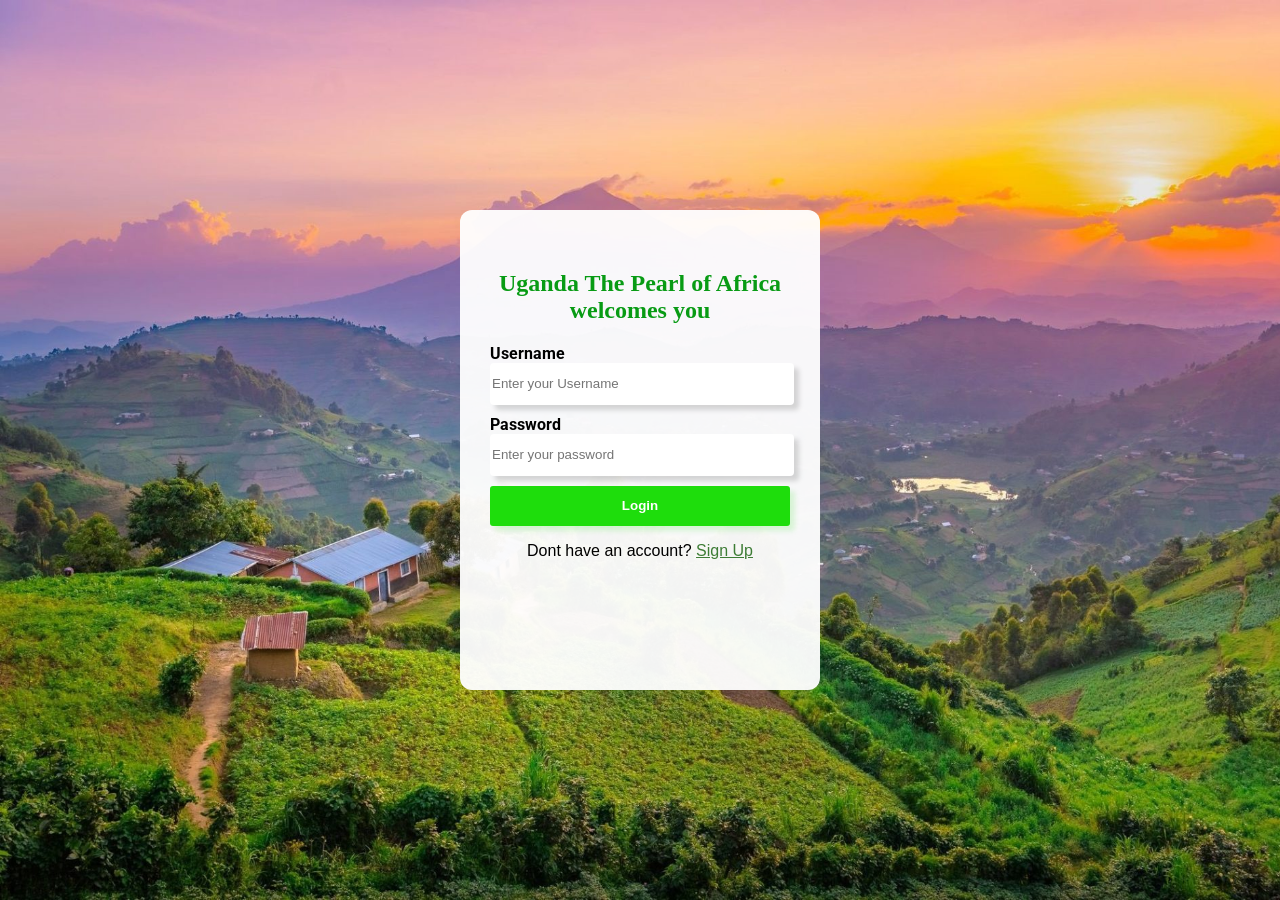
<file: longin.html>
<!DOCTYPE html>
<html lang="en">
    <head>
        <meta charset="UTF-8" >
        <meta name="viewport" content="width=device-width,initial-scale=1.0">
        <title>longin tab</title>
        <link rel="preconnect" href="https://fonts.googleapis.com">
<link rel="preconnect" href="https://fonts.gstatic.com" crossorigin>
<link href="https://fonts.googleapis.com/css2?family=Roboto:ital,wght@0,100..900;1,100..900&display=swap" rel="stylesheet">
        <style>
            body {
                background-image: url(Background2.jpg);
                background-repeat: no-repeat;
                background-size: cover;
                height: 100vh;
                align-items: center;
                display: flex;
                justify-content: center;
                margin: 0;
                padding: 0;

            }
            .login-container {
                width: 300px;
                text-align: center;
                background-color: rgba(255, 255, 255, 0.95);
                padding: 40px 30px;
                border-radius: 12px;
                height: 400px;
    
            }
            .group-input {
                margin-bottom: 10px;
                text-align: left;
        

            
            }
            .group-input input {
                width: 100%;
                border-radius: 3px;
                border-style: solid;
                height: 40px;
                border-color: rgb(231, 226, 226);
                border-radius: 4px;
                border: 1px;
                box-shadow: 5px 5px 5px rgba(0,0,0,0.15);

            }
            .group-input label {
                font-family: Roboto,Arial;
                font-weight: bold;
            }
            button {
            width: 100%;
            background-color: rgb(30, 221, 12);
            color: white;
            border-style: none;
            border-radius: 3px;
            font-weight: bold;
            height: 40px;
            transition:background-color 0.9s;
            box-shadow: 5px 5px 5px rgba(30, 221, 12,0.15);
            transition: opacity 1s;
            cursor: pointer;

            }
            button:hover {
                opacity: 0.60;
            }
            h2 {
                color: rgb(8, 155, 20);
            }
            a {
                color: #3d7c35;
            }
            p {
                font-family: sans-serif;
            }
            a:hover {
                text-decoration: underline;
            }
            button:active {
                opacity: 0.20;
            }
        </style>
    </head>
    <body>
        <div class="login-container">
            <h2 >Uganda The Pearl of Africa <br>welcomes you</h2>
            <form>
                <div class="group-input">
                    <label for="user-name">Username</label><br>
                    <input type="text" id="Username" name="Username" placeholder="Enter your Username" required>


                </div>
                <div class="group-input">
                    <label for="password">Password</label><br>
                    <input type="password" id="password" name="password" placeholder="Enter your password" required>

                </div>
                <div >
                    <button type="submit">Login</button><br>

                </div>
                <P>Dont have an account? <a href="signup.html">Sign Up</a></P>

            </form>

        </div>
        
    </body>
</html>
</file>
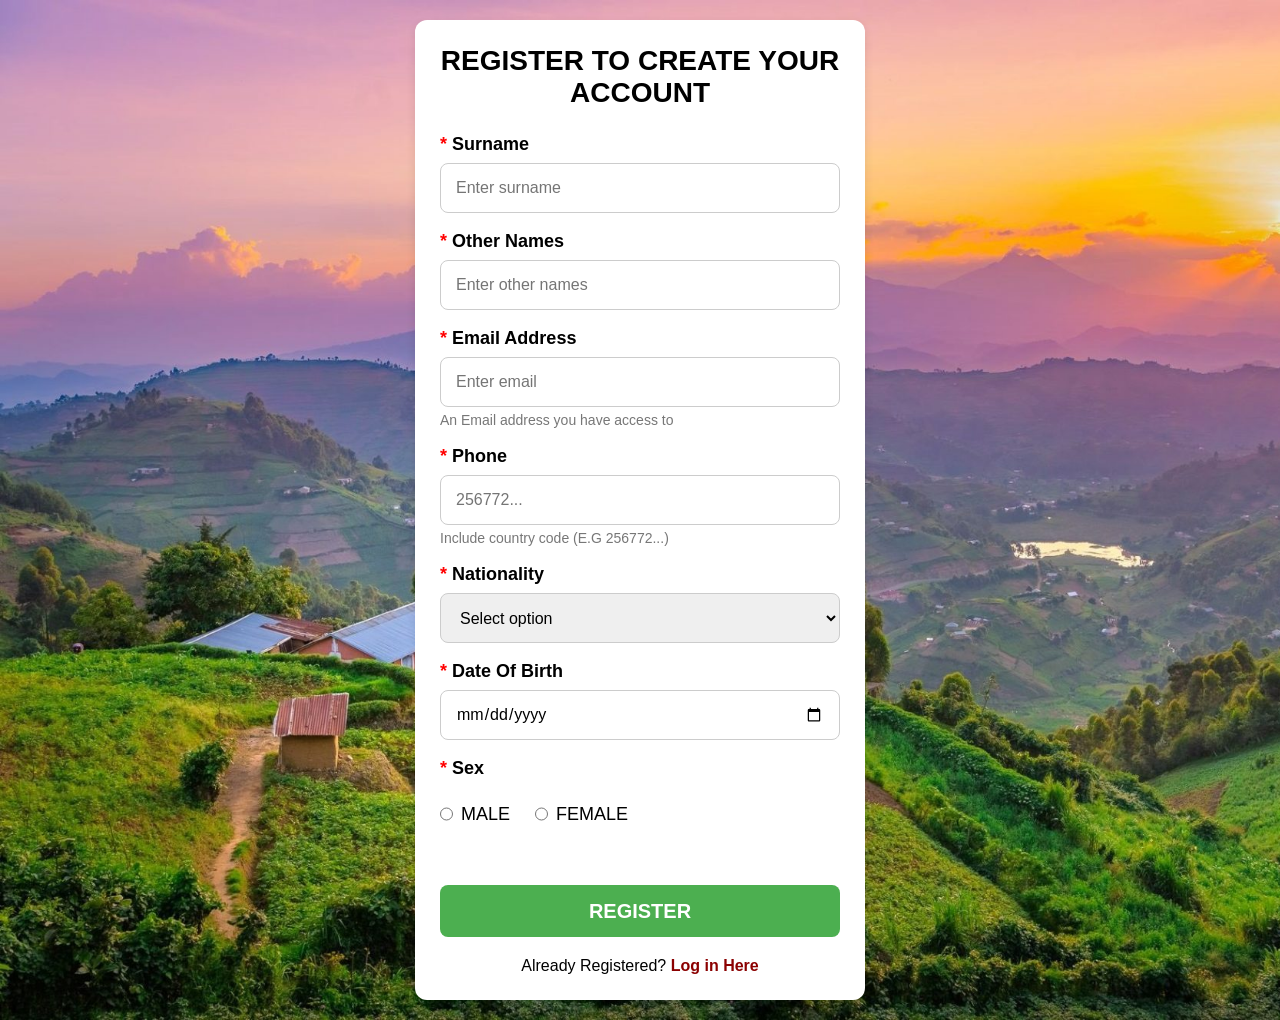
<file: signup.html>
<!DOCTYPE html>
<html lang="en">
<head>
<meta charset="UTF-8" />
<meta name="viewport" content="width=device-width, initial-scale=1.0"/>
<title>Register Form</title>

<style>
    *{
        margin:0;
        padding:0;
        box-sizing:border-box;
        font-family: Arial, sans-serif;
    }

    body{
        background-image: url(Background2.jpg);
        display:flex;
        justify-content:center;
        align-items:center;
        min-height:100vh;
        padding:20px;
        background-repeat: no-repeat;
background-size: cover;
    }

    .container{
        width:100%;
        max-width:450px;
        background:#fff;
        border-radius:12px;
        padding:25px;
        box-shadow:0 4px 10px rgba(0,0,0,0.1);
    }

    .title{
        text-align:center;
        font-size:28px;
        font-weight:bold;
        margin-bottom:25px;
    }

    .form-group{
        margin-bottom:18px;
    }

    label{
        display:block;
        margin-bottom:8px;
        font-weight:bold;
        font-size:18px;
    }

    label span{
        color:red;
    }

    input,
    select{
        width:100%;
        height:50px;
        border:1px solid #ccc;
        border-radius:8px;
        padding:0 15px;
        font-size:16px;
        outline:none;
    }

    input:focus,
    select:focus{
        border-color:green;
    }

    .hint{
        margin-top:5px;
        color:#777;
        font-size:14px;
    }

    .gender{
        display:flex;
        gap:25px;
        margin-top:10px;
        font-size:18px;
    }

    .gender label{
        display:flex;
        align-items:center;
        gap:8px;
        font-weight:normal;
    }

    .btn{
        width:100%;
        height:52px;
        border:none;
        border-radius:8px;
        background:#4CAF50;
        color:white;
        font-size:20px;
        font-weight:bold;
        cursor:pointer;
        margin-top:20px;
    }

    .btn:hover{
        background:#3e9442;
    }

    .login{
        text-align:center;
        margin-top:20px;
        font-size:16px;
    }

    .login a{
        color:#8b0000;
        text-decoration:none;
        font-weight:bold;
    }
</style>
</head>

<body>

<div class="container">

    <div class="title">
        REGISTER TO CREATE YOUR ACCOUNT
    </div>

    <form>

        <div class="form-group">
            <label><span>*</span> Surname</label>
            <input type="text" placeholder="Enter surname">
        </div>

        <div class="form-group">
            <label><span>*</span> Other Names</label>
            <input type="text" placeholder="Enter other names">
        </div>

        <div class="form-group">
            <label><span>*</span> Email Address</label>
            <input type="email" placeholder="Enter email">
            <div class="hint">
                An Email address you have access to
            </div>
        </div>

        <div class="form-group">
            <label><span>*</span> Phone</label>
            <input type="tel" placeholder="256772...">
            <div class="hint">
                Include country code (E.G 256772...)
            </div>
        </div>

        <div class="form-group">
            <label><span>*</span> Nationality</label>
            <select>
                <option>Select option</option>
                <option>Ugandan</option>
                <option>Kenyan</option>
                <option>Tanzanian</option>
                <option>Rwandan</option>
            </select>
        </div>

        <div class="form-group">
            <label><span>*</span> Date Of Birth</label>
            <input type="date">
        </div>

        <div class="form-group">
            <label><span>*</span> Sex</label>

            <div class="gender">
                <label>
                    <input type="radio" name="gender"> MALE
                </label>

                <label>
                    <input type="radio" name="gender"> FEMALE
                </label>
            </div>
        </div>

        <button class="btn" type="submit">
            REGISTER
        </button>

    </form>

    <div class="login">
        Already Registered?
        <a href="longin.html">Log in Here</a>
    </div>

</div>

</body>
</html>
</file>
